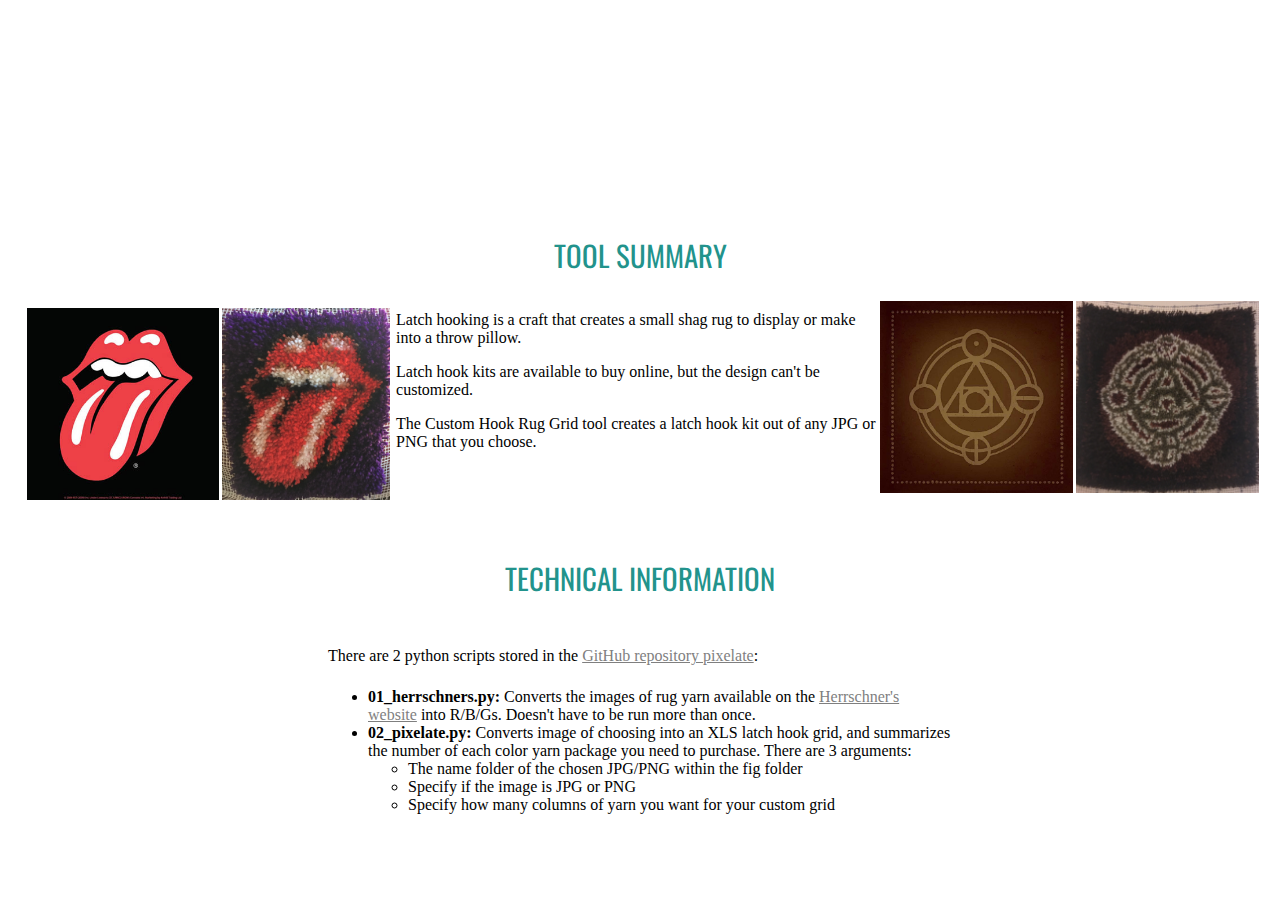
<file: latch_hook.html>
<!DOCTYPE html>
<html>
  <head>
    <link rel="stylesheet" type="text/css" href="index.css">
    <link rel="stylesheet" type="text/css" href="//fonts.googleapis.com/css?family=Oswald" />
    <link rel="icon" href="images/alienmonster.jpg">
    <title>Custom Hook Rug Grids</title>
  </head>
  <body>
      <div id="header">
        <div id="header-color"></div>
        <div><h1>Justine Schott</h1></div>
        <div>
          <h2>
            <a href="https://www.google.com/maps/place/Alameda,+CA/@37.7543665,-122.3519363,12z/data=!3m1!4b1!4m5!3m4!1s0x808f80d8f2cf1595:0x66ff99cf60016f14!8m2!3d37.7798721!4d-122.2821855" target="_blank">Alameda, CA</a> |
            <a href="https://www.linkedin.com/in/justine-schott-9ba4aa12/" target="_blank">LinkedIn</a>
          </h2>
        </div>
      </div>

      <h3>Custom Hook Rug Grids</h3>

      <h4>TOOL SUMMARY</h4>
        <div class="inline-div">
          <div class="img-div">
            <img id="orig-img" src="images/rolling_stones.jpg">
            <img id="rug-img" src="images/rolling_stones_rug.png">
          </div>
          <div>
            <p class="bio-text">
              Latch hooking is a craft that creates a small shag rug to display or make into a throw pillow.
            </p>
            <p class="bio-text">
              Latch hook kits are available to buy online, but the design can't be customized.
            </p>
            <p class="bio-text">
              The Custom Hook Rug Grid tool creates a latch hook kit out of any JPG or PNG that you choose.
            </p>
          </div>
          <img id="orig-img" src="images/thrice.jpg">
          <img id="rug-img" src="images/thrice_rug.jpg">
        </div>

        <h4>TECHNICAL INFORMATION</h4>
          <div class="inline-div-noimg">
            <div>
              <p class="bio-text">
                There are 2 python scripts stored in the <a href="https://www.github.com/justineschott/pixelate/">GitHub repository pixelate</a>:
                <ul>
                  <li>
                    <b>01_herrschners.py:</b> Converts the images of rug yarn available on the <a href="https://www.herrschners.com/product/herrschners%26%23174-+pre-cut+latch+hook+rug+yarn.do">Herrschner's website</a> into R/B/Gs. Doesn't have to be run more than once.
                  </li>
                  <li>
                    <b>02_pixelate.py:</b> Converts image of choosing into an XLS latch hook grid, and summarizes the number of each color yarn package you need to purchase. There are 3 arguments:
                  </li>
                  <ul>
                    <li>
                      The name folder of the chosen JPG/PNG within the fig folder
                    </li>
                    <li>
                      Specify if the image is JPG or PNG
                    </li>
                    <li>
                      Specify how many columns of yarn you want for your custom grid
                    </li>
                  </ul>
                </ul>
              </p>
            </div>
          </div>

  </body>
</html>
</file>
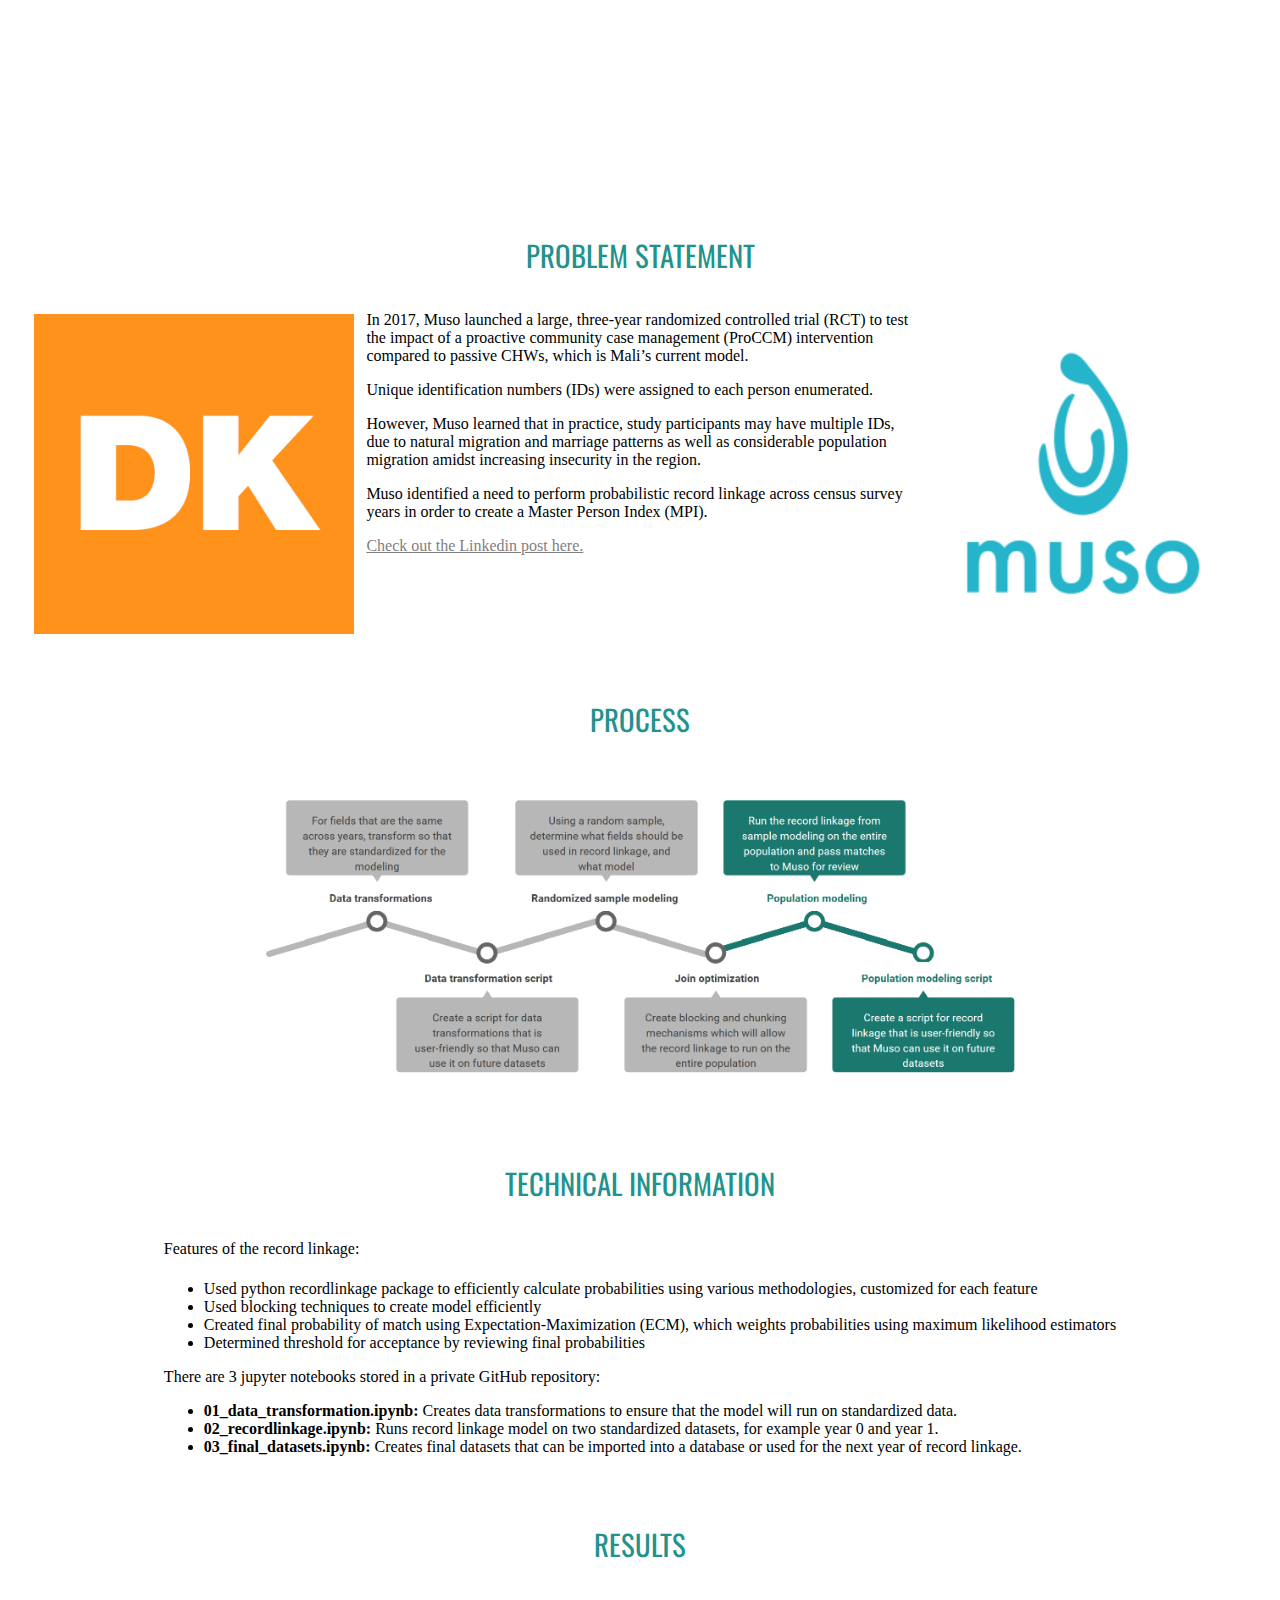
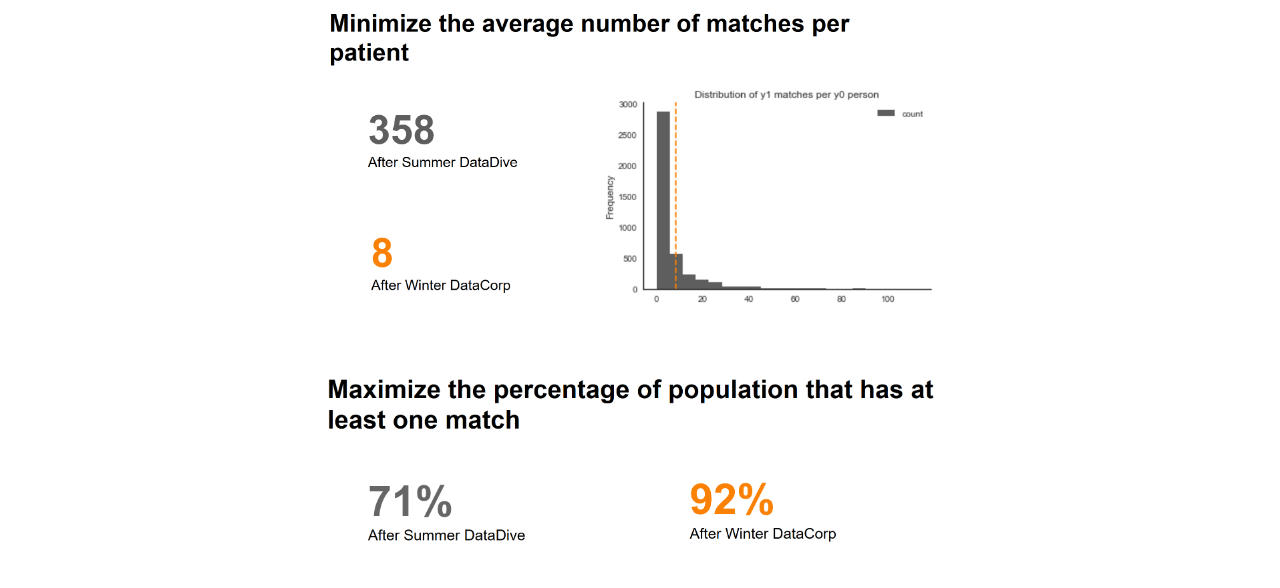
<file: record_linkage.html>
<!DOCTYPE html>
<html>
  <head>
    <link rel="stylesheet" type="text/css" href="index.css">
    <link rel="icon" href="images/alienmonster.jpg">
    <link rel="stylesheet" type="text/css" href="//fonts.googleapis.com/css?family=Oswald" />
    <title>Record Linkage</title>
  </head>
  <body>
      <div id="header">
        <div id="header-color"></div>
        <div><h1>Justine Schott</h1></div>
        <div>
          <h2>
            <a href="https://www.google.com/maps/place/Alameda,+CA/@37.7543665,-122.3519363,12z/data=!3m1!4b1!4m5!3m4!1s0x808f80d8f2cf1595:0x66ff99cf60016f14!8m2!3d37.7798721!4d-122.2821855" target="_blank">Alameda, CA</a> |
            <a href="https://www.linkedin.com/in/justine-schott-9ba4aa12/" target="_blank">LinkedIn</a>
          </h2>
        </div>
      </div>

      <h3>Volunteering with DataKind and partner organization Muso Health</h3>

      <h4>PROBLEM STATEMENT</h4>
        <div class="inline-div">
          <img id="portrait-img" src="images/datakind.png">
          <div>
            <p class="bio-text">
              In 2017, Muso launched a large, three-year randomized controlled trial (RCT) to test the impact of a proactive community case management (ProCCM) intervention compared to passive CHWs, which is Mali’s current model.
            </p>
            <p class="bio-text">
              Unique identification numbers (IDs) were assigned to each person enumerated.
            </p>
            <p class="bio-text">
              However, Muso learned that in practice, study participants may have multiple IDs, due to natural migration and marriage patterns as well as considerable population migration amidst increasing insecurity in the region.
            </p>
            <p class="bio-text">
              Muso identified a need to perform probabilistic record linkage across census survey years in order to create a Master Person Index (MPI).
            </p>
            <p class="bio-text">
              <a href="https://www.linkedin.com/posts/datakind-sf_impact-nonprofit-volunteers-activity-6561398010943803392-2qdV/">Check out the Linkedin post here.</a>
            </p>
          </div>
          <img id="portrait-img" src="images/muso.png" border=black>
        </div>

        <h4>PROCESS</h4>
          <div class="inline-div">
            <img id="portrait-img" src="images/record_linkage_process_winter.png">
          </div>

          <h4>TECHNICAL INFORMATION</h4>
            <div class="inline-div">
              <div>
                <p class="bio-text">
                  Features of the record linkage:
                  <ul>
                    <li>
                      Used python recordlinkage package to efficiently calculate probabilities using various methodologies, customized for each feature
                    </li>
                    <li>
                      Used blocking techniques to create model efficiently
                    </li>
                    <li>
                      Created final probability of match using Expectation-Maximization (ECM), which weights probabilities using maximum likelihood estimators
                    </li>
                    <li>
                      Determined threshold for acceptance by reviewing final probabilities
                    </li>
                  </ul>
                  There are 3 jupyter notebooks stored in a private GitHub repository:
                  <ul>
                    <li>
                      <b>01_data_transformation.ipynb:</b> Creates data transformations to ensure that the model will run on standardized data.
                    </li>
                    <li>
                      <b>02_recordlinkage.ipynb:</b> Runs record linkage model on two standardized datasets, for example year 0 and year 1.
                    </li>
                    <li>
                      <b>03_final_datasets.ipynb:</b> Creates final datasets that can be imported into a database or used for the next year of record linkage.
                    </li>
                  </ul>
                </p>
              </div>
            </div>

            <h4>RESULTS</h4>
              <div class="inline-div">
                <img id="results-img" src="images/record_linkage_results_matches.png">
              </div>
              <div class="inline-div">
                <img id="results-img" src="images/record_linkage_results_one_match.png">
              </div>


  </body>
</html>
</file>
<file: index.css>
a:link {
  color: #7f7f7f;
}
a:visited {
  color: #7f7f7f;
}
a:hover {
  color: #7f7f7f;
}
a:active {
  color: #7f7f7f;
}
body {
  background-color: #ffffff;
  font-family: Candara;
}
#header {
  position: fixed;
  background: #ffffff;
  top: 0vw;
  right: 1.5vw;
  left: 1.5vw;
  z-index: 1;
  opacity: 0;
}
#header-color {
  background-color: #22938c;
  width: 20vw;
  height: 4vw;
}
#results-img {
  white-space: nowrap;
  width: 50vw;
  padding: 1vw;
}
#portrait-img {
  white-space: nowrap;
  height: 25vw;
  padding: 1vw;
}
#rug-img {
  white-space: nowrap;
  height: 15vw;
  padding: 0vw;
}
#orig-img {
  white-space: nowrap;
  height: 15vw;
  padding-right: 0.25vw;
}
h1 {
  font-weight: bold;
  font-family: Oswald;
  text-align: left;
  margin: 0vw;
}
h2 {
  font-family: Oswald;
  text-align: left;
  font-weight: normal;
  font-size: 1.5vw;
  border-bottom: 0.25vw solid black;
  margin: 0vw;
  padding-bottom: 1vw;
}
h3 {
  font-size: 180%;
  font-family: Oswald;
  font-weight: normal;
  text-align: center;
  margin-top: 5vw;
  margin-top: 12vw;
  opacity: 0;
}
h4 {
  font-size: 180%;
  font-weight: normal;
  font-family: Oswald;
  color: #22938c;
  text-align: center;
  margin-bottom: 1vw;
}
#projects-header {
  opacity: 0;
}
#projects {
  opacity: 0;
}
#about-me-header {
  opacity: 0;
}
#about-me {
  opacity: 0;
}
.project-img {
  white-space: nowrap;
  width: 20vw;
}
.inline-div {
  display: flex;
  flex-direction: row;
  justify-content: center;
  text-align: left;
  padding: 1vw;
}
.img-div {
  display: flex;
  flex-direction: row;
  justify-content: center;
  text-align: left;
  padding: 0.5vw;
}
.inline-div-noimg {
  display: flex;
  flex-direction: row;
  justify-content: center;
  text-align: left;
  padding: 2vw;
  padding-left: 25vw;
  padding-right: 25vw;
}
.bio-text {
  position: relative;
  top: -0.5vw;
  z-index: 0;
}
figcaption {
  text-align: center;
}
</file>
